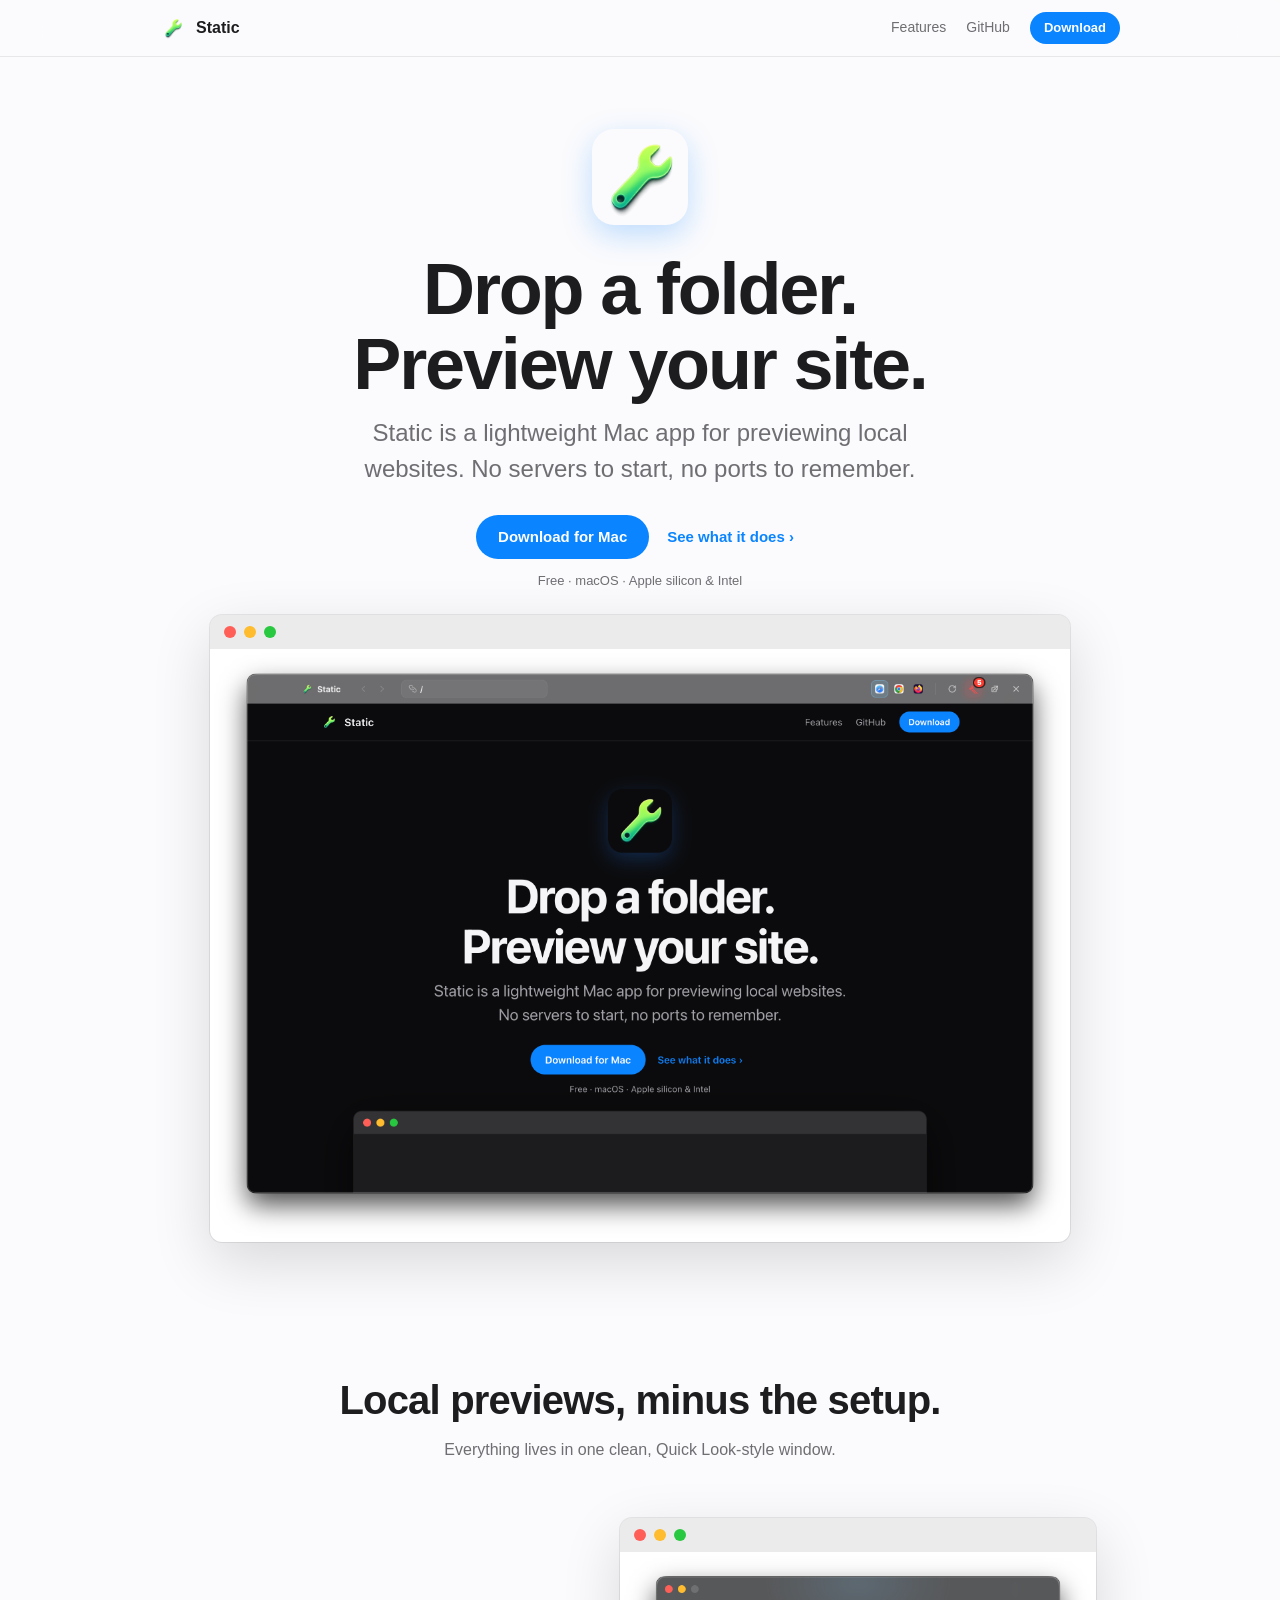
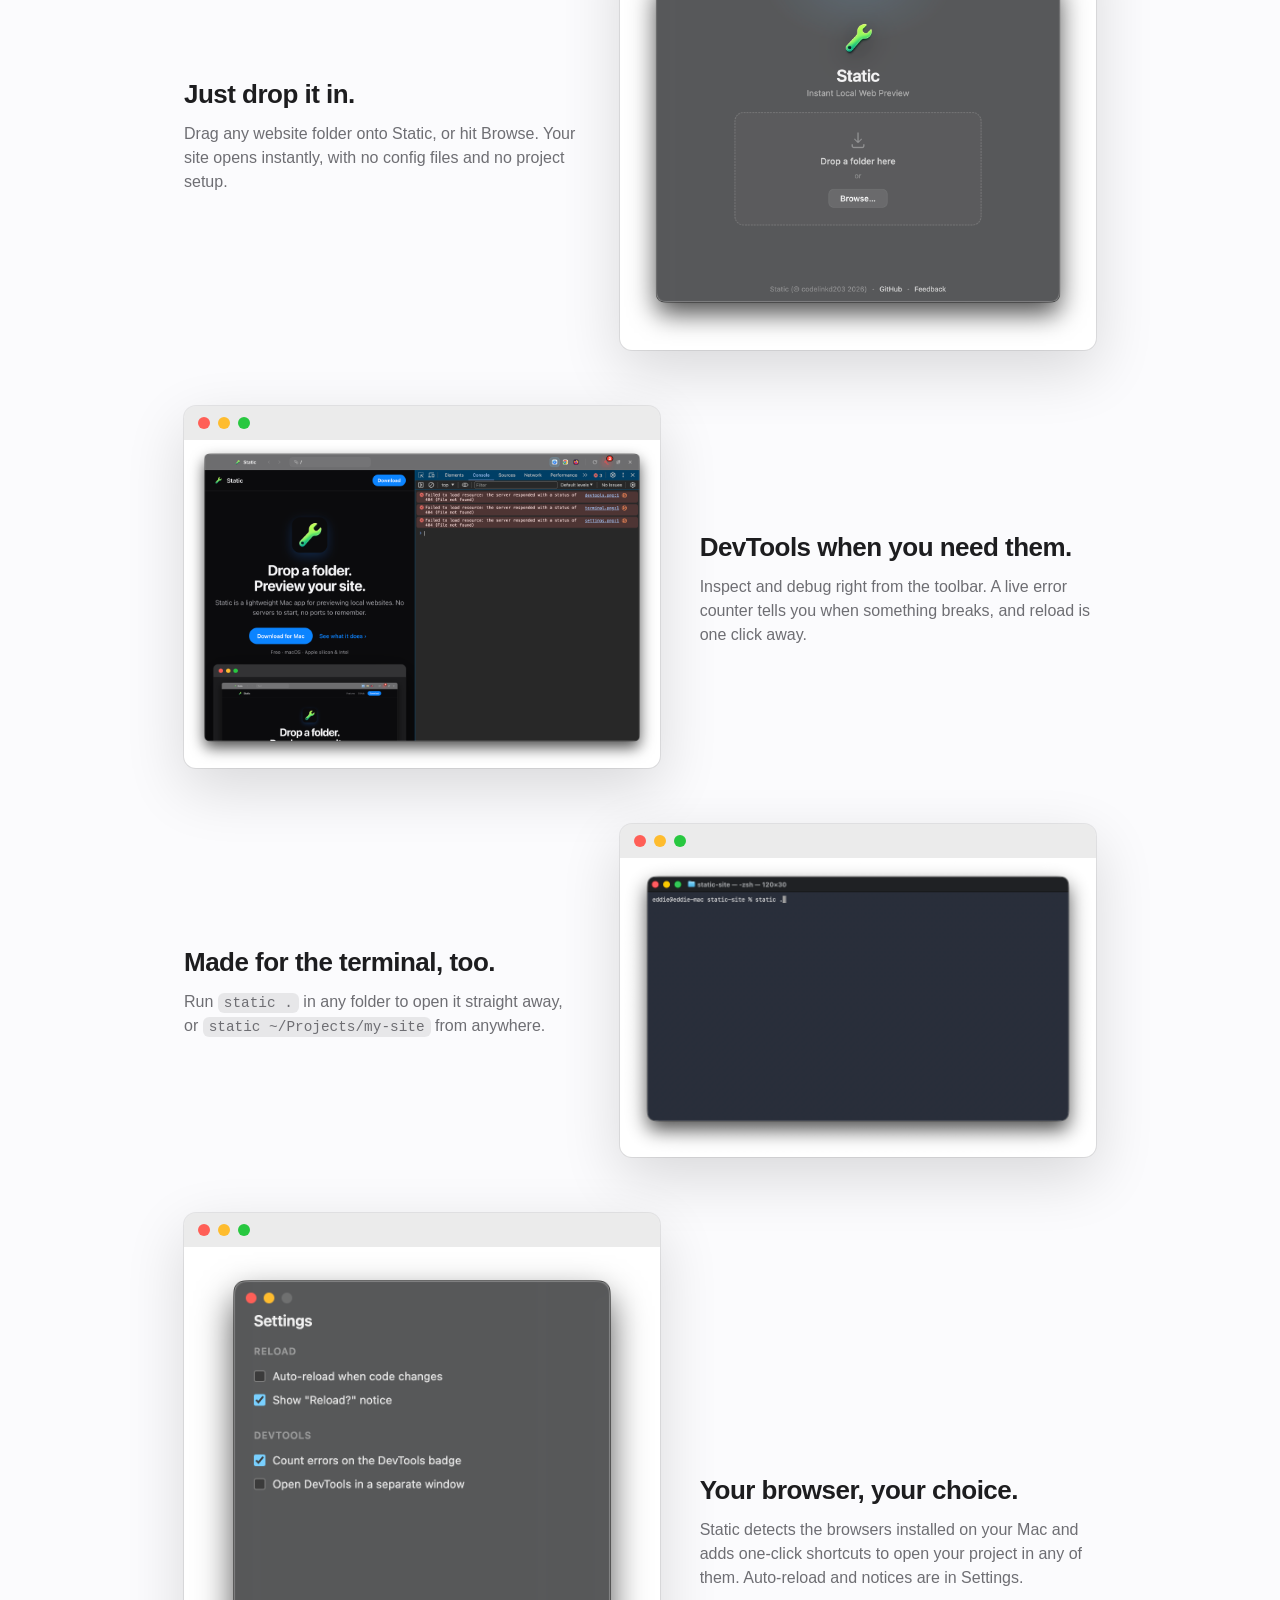
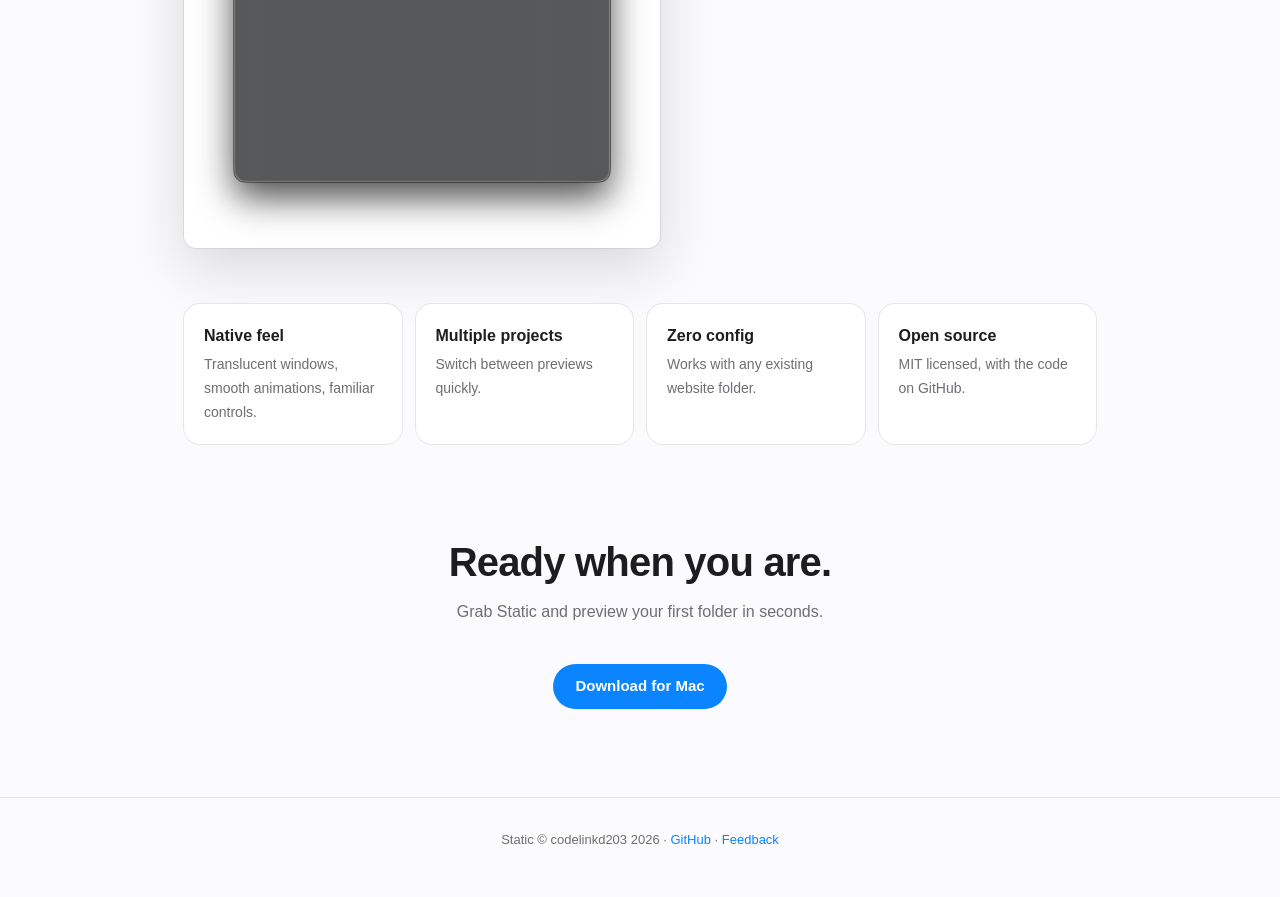
<file: index.html>
<!DOCTYPE html>
<html lang="en">
<head>
<meta charset="UTF-8">
<meta name="viewport" content="width=device-width, initial-scale=1">
<title>Static — Instant Local Web Preview for Mac</title>
<meta name="description" content="Drop a folder, preview your website. Static is a native-feeling macOS app for previewing local sites.">
<link rel="icon" href="logo.png">
<link rel="stylesheet" href="style.css">
</head>
<body>
<nav>
  <a class="brand" href="./"><img src="logo.png" alt="">Static</a>
  <div class="links">
    <a href="#features">Features</a>
    <a href="https://github.com/codelinkd203/Static">GitHub</a>
    <a class="btn sm" href="download/">Download</a>
  </div>
</nav>
<main>
  <section class="hero">
    <img class="logo" src="logo.png" alt="Static app icon">
    <h1>Drop a folder.<br>Preview your site.</h1>
    <p class="sub">Static is a lightweight Mac app for previewing local websites. No servers to start, no ports to remember.</p>
    <div class="cta">
      <a class="btn" href="download/">Download for Mac</a>
      <a class="btn ghost" href="#features">See what it does ›</a>
    </div>
    <p class="note">Free · macOS · Apple silicon &amp; Intel</p>
    <div class="win hero-shot"><div class="bar"><i></i><i></i><i></i></div>
      <div class="shot" data-name="preview.png"><img src="screenshots/preview.png" alt="Static previewing a local website" onerror="this.parentNode.classList.add('missing')"></div></div>
  </section>

  <section id="features">
    <h2>Local previews, minus the setup.</h2>
    <p class="lead">Everything lives in one clean, Quick Look-style window.</p>

    <div class="row">
      <div class="txt"><h3>Just drop it in.</h3><p>Drag any website folder onto Static, or hit Browse. Your site opens instantly, with no config files and no project setup.</p></div>
      <div class="win"><div class="bar"><i></i><i></i><i></i></div><div class="shot" data-name="launcher.png"><img src="screenshots/launcher.png" alt="Static launcher with a drop zone" onerror="this.parentNode.classList.add('missing')"></div></div>
    </div>

    <div class="row">
      <div class="txt"><h3>DevTools when you need them.</h3><p>Inspect and debug right from the toolbar. A live error counter tells you when something breaks, and reload is one click away.</p></div>
      <div class="win"><div class="bar"><i></i><i></i><i></i></div><div class="shot" data-name="devtools.png"><img src="screenshots/devtools.png" alt="Static with DevTools open and an error badge" onerror="this.parentNode.classList.add('missing')"></div></div>
    </div>

    <div class="row">
      <div class="txt"><h3>Made for the terminal, too.</h3><p>Run <code>static .</code> in any folder to open it straight away, or <code>static ~/Projects/my-site</code> from anywhere.</p></div>
      <div class="win"><div class="bar"><i></i><i></i><i></i></div><div class="shot" data-name="terminal.png"><img src="screenshots/terminal.png" alt="Opening a folder with the static command" onerror="this.parentNode.classList.add('missing')"></div></div>
    </div>

    <div class="row">
      <div class="txt"><h3>Your browser, your choice.</h3><p>Static detects the browsers installed on your Mac and adds one-click shortcuts to open your project in any of them. Auto-reload and notices are in Settings.</p></div>
      <div class="win"><div class="bar"><i></i><i></i><i></i></div><div class="shot" data-name="settings.png"><img src="screenshots/settings.png" alt="Static settings window" onerror="this.parentNode.classList.add('missing')"></div></div>
    </div>

    <div class="grid">
      <div class="card"><b>Native feel</b><span>Translucent windows, smooth animations, familiar controls.</span></div>
      <div class="card"><b>Multiple projects</b><span>Switch between previews quickly.</span></div>
      <div class="card"><b>Zero config</b><span>Works with any existing website folder.</span></div>
      <div class="card"><b>Open source</b><span>MIT licensed, with the code on GitHub.</span></div>
    </div>
  </section>

  <section class="bottom">
    <h2 style="margin-top:40px">Ready when you are.</h2>
    <p class="lead">Grab Static and preview your first folder in seconds.</p>
    <a class="btn" href="download/">Download for Mac</a>
  </section>
</main>
<footer>Static © codelinkd203 <span id="y"></span> · <a href="https://github.com/codelinkd203/Static">GitHub</a> · <a href="https://github.com/codelinkd203/Static/issues">Feedback</a></footer>
<script>document.getElementById('y').textContent=new Date().getFullYear()</script>
</body>
</html>
</file>
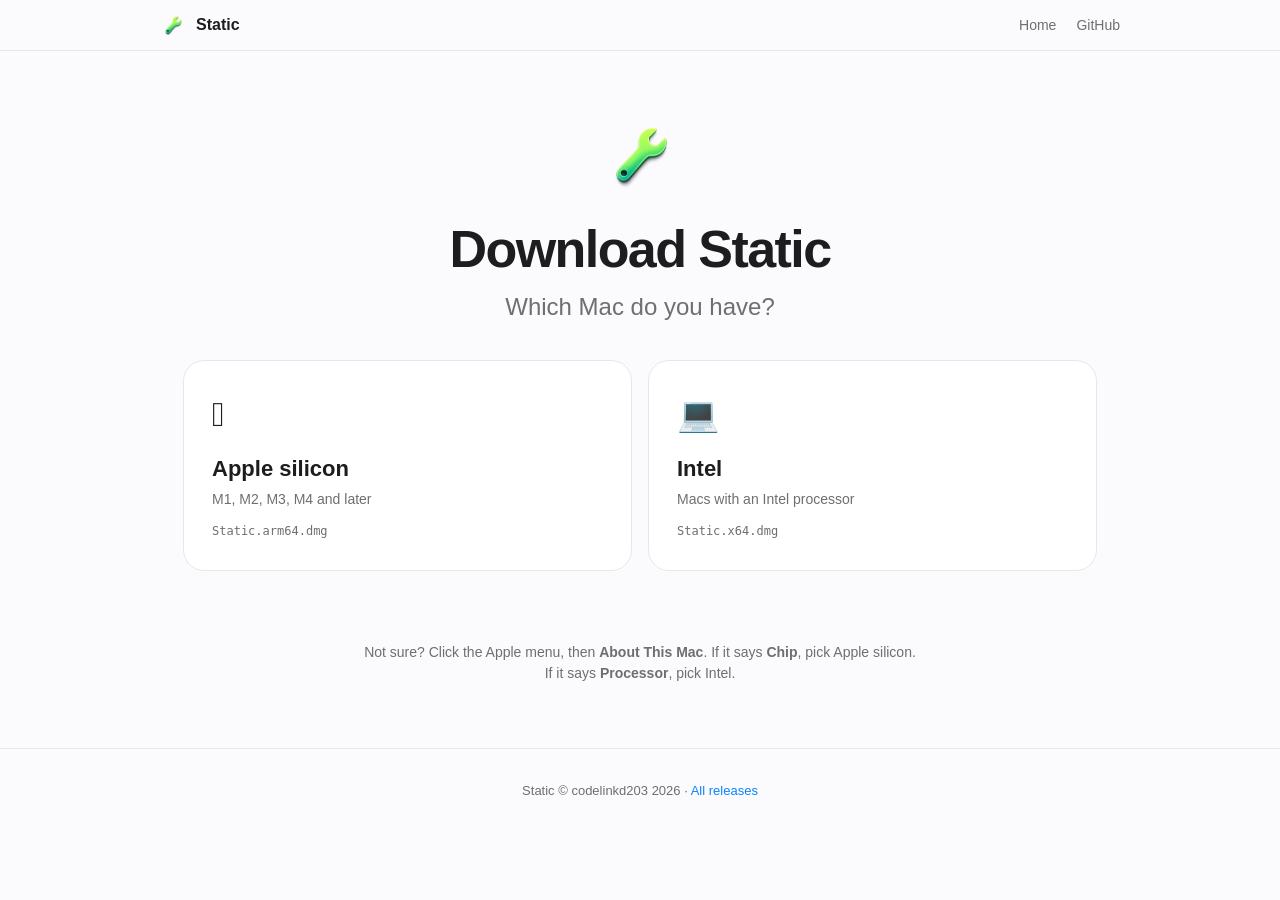
<file: download/index.html>
<!DOCTYPE html>
<html lang="en">
<head>
<meta charset="UTF-8">
<meta name="viewport" content="width=device-width, initial-scale=1">
<title>Download Static for Mac</title>
<link rel="icon" href="../logo.png">
<link rel="stylesheet" href="../style.css">
</head>
<body>
<nav>
  <a class="brand" href="./"><img src="../logo.png" alt="">Static</a>
  <div class="links"><a href="../">Home</a><a href="https://github.com/codelinkd203/Static">GitHub</a></div>
</nav>
<main>
  <section class="dl">
    <img src="../logo.png" alt="" width="80" height="80" style="border-radius:18px">
    <h1 style="font-size:clamp(34px,5vw,52px)">Download Static</h1>
    <p class="sub" style="margin-bottom:0">Which Mac do you have? <span id="ver"></span></p>
  </section>
  <div class="pick">
    <button type="button" data-file="Static.arm64.dmg">
      <div class="ico">&#63743;</div><h3>Apple silicon</h3><p>M1, M2, M3, M4 and later</p><span class="file">Static.arm64.dmg</span>
    </button>
    <button type="button" data-file="Static.x64.dmg">
      <div class="ico">&#128187;</div><h3>Intel</h3><p>Macs with an Intel processor</p><span class="file">Static.x64.dmg</span>
    </button>
  </div>
  <p id="msg" aria-live="polite"></p>
  <p class="help">Not sure? Click the Apple menu, then <b>About This Mac</b>. If it says <b>Chip</b>, pick Apple silicon. If it says <b>Processor</b>, pick Intel.</p>
</main>
<footer>Static © codelinkd203 <span id="y"></span> · <a href="https://github.com/codelinkd203/Static/releases">All releases</a></footer>
<script>
document.getElementById('y').textContent=new Date().getFullYear();
var REPO='https://github.com/codelinkd203/Static';
var verEl=document.getElementById('ver'),msg=document.getElementById('msg');
// Fetch the current version from package.json on main, via jsDelivr.
var versionP=fetch('https://raw.githubusercontent.com/codelinkd203/Static/refs/heads/main/package.json')
  .then(function(r){if(!r.ok)throw new Error(r.status);return r.json()})
  .then(function(p){return String(p.version).replace(/^v/,'')});
versionP.then(function(v){verEl.textContent='Latest version: '+v}).catch(function(){});
document.querySelectorAll('.pick button').forEach(function(b){
  b.addEventListener('click',function(){
    msg.textContent='Getting the latest version…';
    versionP.then(function(v){
      msg.textContent='Starting your download…';
      // Release tags look like v3.0.0, while package.json says 3.0.0
      location.href=REPO+'/releases/download/v'+v+'/'+b.dataset.file;
    }).catch(function(){
      msg.textContent='Couldn\u2019t check the version, taking you to the releases page…';
      location.href=REPO+'/releases/latest';
    });
  });
});
</script>
</body>
</html>
</file>
<file: style.css>
:root{--bg:#fbfbfd;--fg:#1d1d1f;--mut:#6e6e73;--card:#fff;--line:rgba(0,0,0,.08);--acc:#0a84ff;--nav:rgba(251,251,253,.72);--shadow:0 20px 60px rgba(0,0,0,.14)}
@media(prefers-color-scheme:dark){:root{--bg:#0b0b0d;--fg:#f5f5f7;--mut:#a1a1a6;--card:#1c1c1e;--line:rgba(255,255,255,.1);--nav:rgba(11,11,13,.7);--shadow:0 20px 60px rgba(0,0,0,.6)}}
*{box-sizing:border-box}
html{scroll-behavior:smooth}
body{margin:0;background:var(--bg);color:var(--fg);font-family:-apple-system,BlinkMacSystemFont,"SF Pro Display","SF Pro Text","Helvetica Neue",sans-serif;-webkit-font-smoothing:antialiased;line-height:1.5}
a{color:var(--acc);text-decoration:none}
nav{position:sticky;top:0;z-index:10;display:flex;align-items:center;justify-content:space-between;padding:12px max(24px,calc(50% - 480px));background:var(--nav);backdrop-filter:saturate(180%) blur(20px);-webkit-backdrop-filter:saturate(180%) blur(20px);border-bottom:1px solid var(--line)}
.brand{display:flex;align-items:center;gap:10px;font-weight:600;color:var(--fg)}
.brand img{width:26px;height:26px;border-radius:6px}
.links{display:flex;align-items:center;gap:20px;font-size:14px}
.links a:not(.btn){color:var(--mut)}
.btn{display:inline-block;background:var(--acc);color:#fff;font-weight:600;font-size:15px;padding:11px 22px;border-radius:999px;transition:transform .15s,filter .15s}
.btn:hover{filter:brightness(1.1);transform:scale(1.03)}
.btn.sm{font-size:13px;padding:6px 14px}
.btn.ghost{background:transparent;color:var(--acc);padding-left:10px;padding-right:10px}
main{max-width:960px;margin:0 auto;padding:0 24px}
.hero{text-align:center;padding:72px 0 40px}
.hero img.logo{width:96px;height:96px;border-radius:22px;box-shadow:0 10px 30px rgba(10,132,255,.25)}
h1{font-size:clamp(40px,7vw,72px);letter-spacing:-.03em;line-height:1.05;margin:20px 0 12px}
.sub{font-size:clamp(18px,2.4vw,24px);color:var(--mut);max-width:620px;margin:0 auto 28px}
.cta{display:flex;gap:8px;justify-content:center;align-items:center;flex-wrap:wrap}
.note{font-size:13px;color:var(--mut);margin-top:12px}
.win{background:var(--card);border-radius:12px;box-shadow:var(--shadow),0 0 0 1px var(--line);overflow:hidden}
.win .bar{height:34px;display:flex;align-items:center;gap:8px;padding:0 14px;background:var(--line)}
.win .bar i{width:12px;height:12px;border-radius:50%;background:#ff5f57}
.win .bar i:nth-child(2){background:#febc2e}.win .bar i:nth-child(3){background:#28c840}
.shot img{display:block;width:100%;height:auto}
.shot.missing{min-height:260px;display:flex;align-items:center;justify-content:center}
.shot.missing img{display:none}
.shot.missing::after{content:"screenshots/" attr(data-name);color:var(--mut);font:13px ui-monospace,SFMono-Regular,Menlo,monospace}
.hero-shot{margin:24px auto 0;max-width:860px}
h2{font-size:clamp(28px,4vw,40px);letter-spacing:-.02em;text-align:center;margin:88px 0 8px}
.lead{text-align:center;color:var(--mut);margin:0 auto 40px;max-width:560px}
.row{display:grid;grid-template-columns:1fr 1.2fr;gap:40px;align-items:center;margin:56px 0}
.row:nth-of-type(even){grid-template-columns:1.2fr 1fr}
.row:nth-of-type(even) .txt{order:2}
.row h3{font-size:26px;letter-spacing:-.02em;margin:0 0 8px}
.row p{color:var(--mut);margin:0}
code{font-family:ui-monospace,SFMono-Regular,Menlo,monospace;background:var(--line);padding:2px 6px;border-radius:6px;font-size:.9em}
.grid{display:grid;grid-template-columns:repeat(auto-fit,minmax(200px,1fr));gap:14px}
.card{background:var(--card);border-radius:16px;padding:20px;box-shadow:0 0 0 1px var(--line)}
.card b{display:block;margin-bottom:4px}
.card span{color:var(--mut);font-size:14px}
.bottom{text-align:center;padding:48px 0 24px}
footer{text-align:center;color:var(--mut);font-size:13px;padding:32px 24px 48px;border-top:1px solid var(--line);margin-top:64px}
.pick{display:grid;grid-template-columns:repeat(auto-fit,minmax(260px,1fr));gap:18px;margin:36px 0}
.pick button{font:inherit;color:inherit;text-align:left;cursor:pointer;background:var(--card);border:0;border-radius:20px;padding:28px;box-shadow:0 0 0 1px var(--line);transition:transform .2s,box-shadow .2s}
.pick button:hover{transform:translateY(-4px);box-shadow:0 0 0 2px var(--acc),var(--shadow)}
.pick button:focus-visible{outline:3px solid var(--acc);outline-offset:3px}
.pick h3{margin:12px 0 4px;font-size:22px}
.pick p{margin:0;color:var(--mut);font-size:14px}
.pick .ico{font-size:34px}
.pick .file{display:inline-block;margin-top:14px;font:12px ui-monospace,Menlo,monospace;color:var(--mut)}
.dl{text-align:center;padding:64px 0 0}
.help{max-width:560px;margin:0 auto;text-align:center;color:var(--mut);font-size:14px}
#msg{min-height:22px;text-align:center;color:var(--mut);font-size:14px}
@media(max-width:720px){.row,.row:nth-of-type(even){grid-template-columns:1fr;gap:20px}.row:nth-of-type(even) .txt{order:0}.links a:not(.btn){display:none}}
</file>
